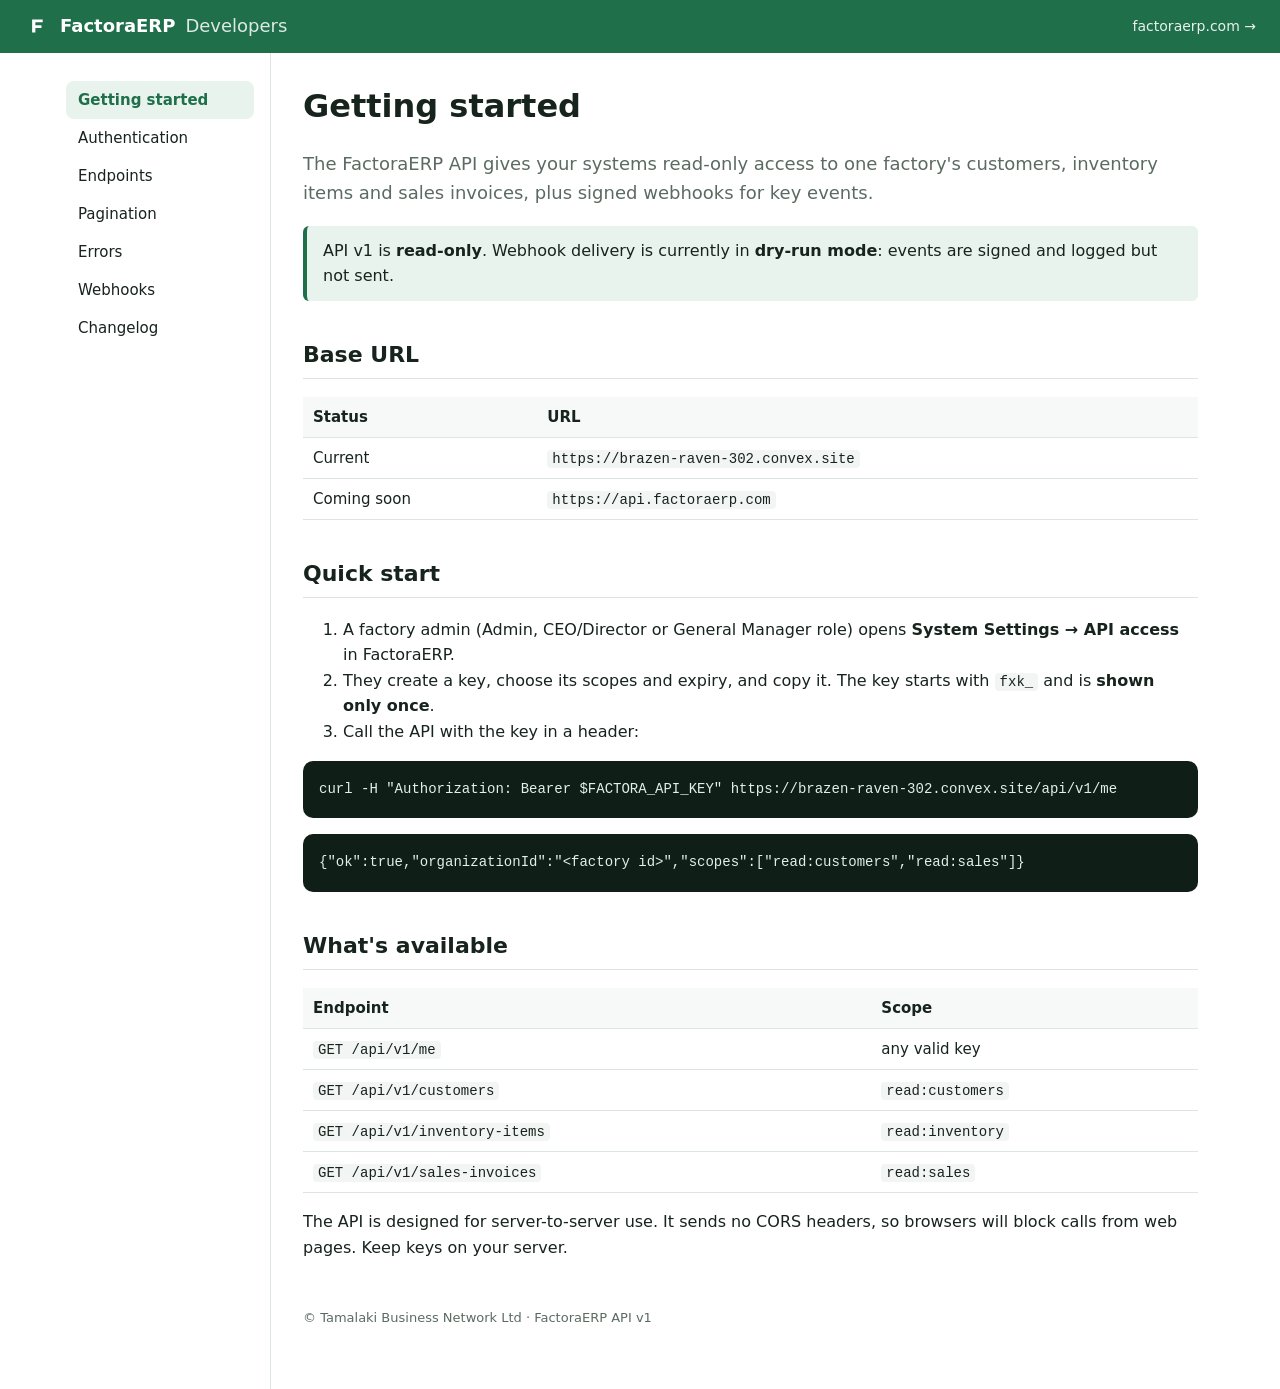
<file: index.html>
<!doctype html><html lang="en"><head><meta charset="utf-8"><meta name="viewport" content="width=device-width,initial-scale=1">
<title>Getting started · FactoraERP Developers</title><meta name="description" content="FactoraERP public API and webhooks documentation.">
<link rel="stylesheet" href="assets/style.css"><link rel="icon" href="assets/favicon.svg"></head><body>
<header class="top"><a class="brand" href="index.html"><img src="assets/favicon.svg" alt="" width="26" height="26"> FactoraERP <span>Developers</span></a><a class="ext" href="https://factoraerp.com">factoraerp.com →</a></header>
<div class="wrap"><nav class="side"><a href="index.html" class="active">Getting started</a><a href="authentication.html">Authentication</a><a href="endpoints.html">Endpoints</a><a href="pagination.html">Pagination</a><a href="errors.html">Errors</a><a href="webhooks.html">Webhooks</a><a href="changelog.html">Changelog</a></nav><main><h1>Getting started</h1>
<p class="lead">The FactoraERP API gives your systems read-only access to one factory's customers, inventory items and sales invoices, plus signed webhooks for key events.</p>
<div class="note">API v1 is <b>read-only</b>. Webhook delivery is currently in <b>dry-run mode</b>: events are signed and logged but not sent.</div>
<h2>Base URL</h2>
<table><tr><th>Status</th><th>URL</th></tr><tr><td>Current</td><td><code>https://brazen-raven-302.convex.site</code></td></tr><tr><td>Coming soon</td><td><code>https://api.factoraerp.com</code></td></tr></table>
<h2>Quick start</h2>
<ol><li>A factory admin (Admin, CEO/Director or General Manager role) opens <b>System Settings → API access</b> in FactoraERP.</li>
<li>They create a key, choose its scopes and expiry, and copy it. The key starts with <code>fxk_</code> and is <b>shown only once</b>.</li>
<li>Call the API with the key in a header:</li></ol>
<pre><code class="sh">curl -H &quot;Authorization: Bearer $FACTORA_API_KEY&quot; https://brazen-raven-302.convex.site/api/v1/me</code></pre>
<pre><code class="json">{&quot;ok&quot;:true,&quot;organizationId&quot;:&quot;&lt;factory id&gt;&quot;,&quot;scopes&quot;:[&quot;read:customers&quot;,&quot;read:sales&quot;]}</code></pre>
<h2>What's available</h2>
<table><tr><th>Endpoint</th><th>Scope</th></tr>
<tr><td><code>GET /api/v1/me</code></td><td>any valid key</td></tr>
<tr><td><code>GET /api/v1/customers</code></td><td><code>read:customers</code></td></tr>
<tr><td><code>GET /api/v1/inventory-items</code></td><td><code>read:inventory</code></td></tr>
<tr><td><code>GET /api/v1/sales-invoices</code></td><td><code>read:sales</code></td></tr></table>
<p>The API is designed for server-to-server use. It sends no CORS headers, so browsers will block calls from web pages. Keep keys on your server.</p>
<footer>© Tamalaki Business Network Ltd · FactoraERP API v1</footer></main></div></body></html>
</file>
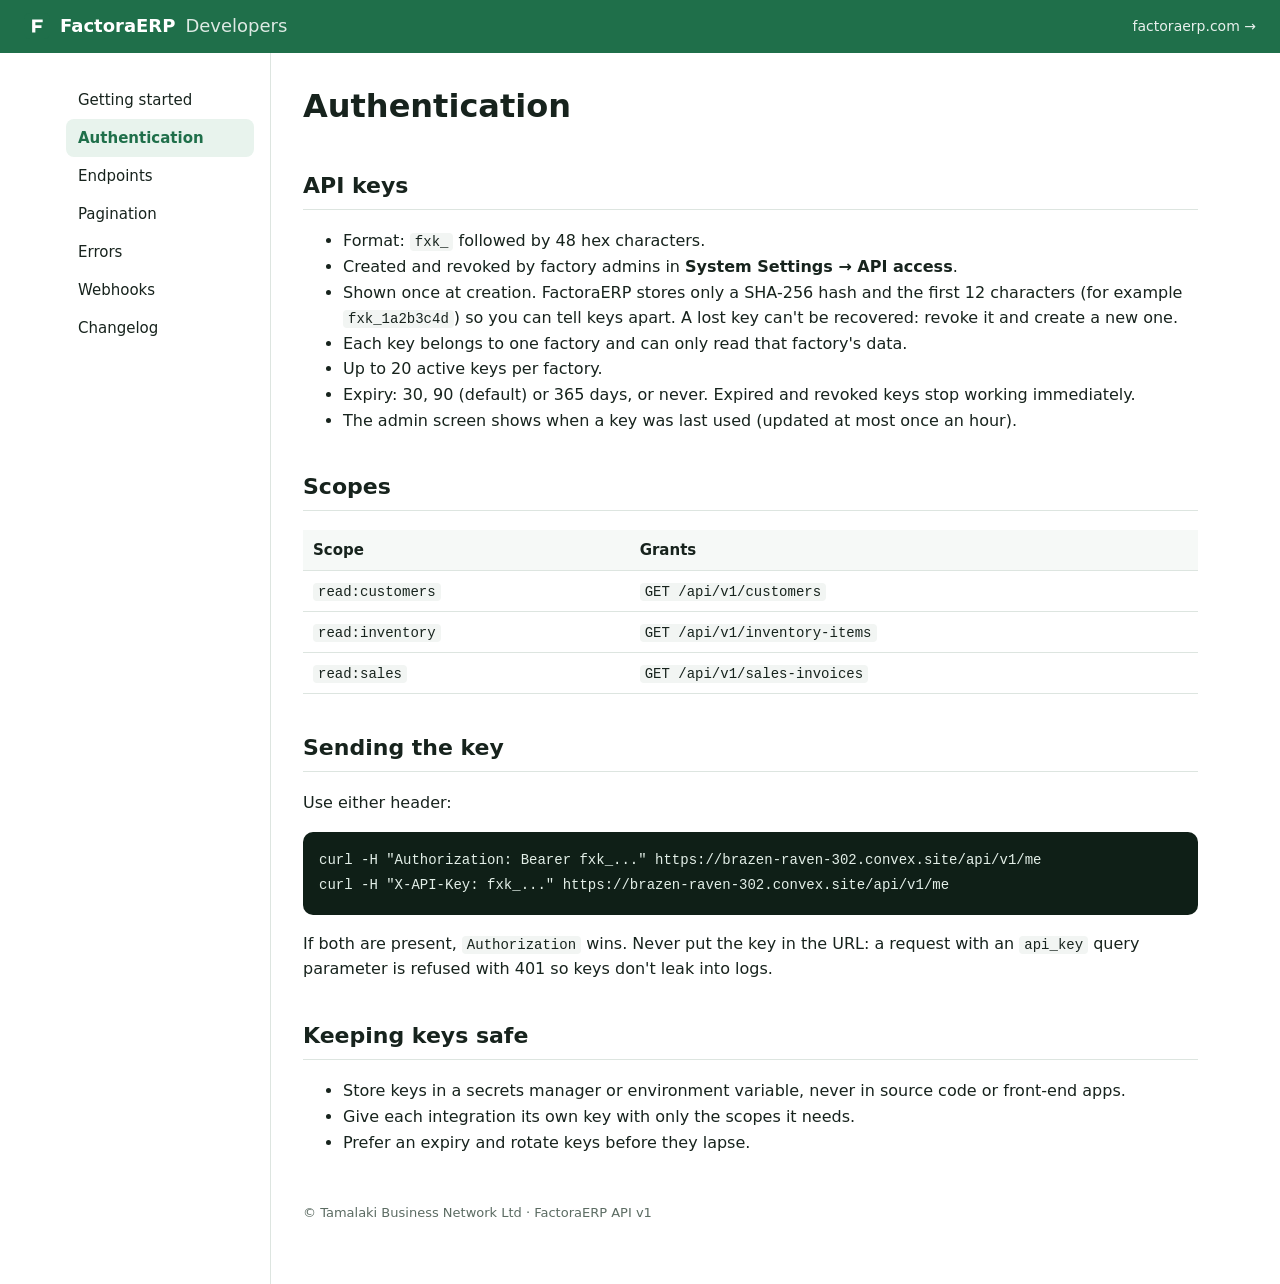
<file: authentication.html>
<!doctype html><html lang="en"><head><meta charset="utf-8"><meta name="viewport" content="width=device-width,initial-scale=1">
<title>Authentication · FactoraERP Developers</title><meta name="description" content="FactoraERP public API and webhooks documentation.">
<link rel="stylesheet" href="assets/style.css"><link rel="icon" href="assets/favicon.svg"></head><body>
<header class="top"><a class="brand" href="index.html"><img src="assets/favicon.svg" alt="" width="26" height="26"> FactoraERP <span>Developers</span></a><a class="ext" href="https://factoraerp.com">factoraerp.com →</a></header>
<div class="wrap"><nav class="side"><a href="index.html">Getting started</a><a href="authentication.html" class="active">Authentication</a><a href="endpoints.html">Endpoints</a><a href="pagination.html">Pagination</a><a href="errors.html">Errors</a><a href="webhooks.html">Webhooks</a><a href="changelog.html">Changelog</a></nav><main><h1>Authentication</h1>
<h2>API keys</h2>
<ul><li>Format: <code>fxk_</code> followed by 48 hex characters.</li>
<li>Created and revoked by factory admins in <b>System Settings → API access</b>.</li>
<li>Shown once at creation. FactoraERP stores only a SHA-256 hash and the first 12 characters (for example <code>fxk_1a2b3c4d</code>) so you can tell keys apart. A lost key can't be recovered: revoke it and create a new one.</li>
<li>Each key belongs to one factory and can only read that factory's data.</li>
<li>Up to 20 active keys per factory.</li>
<li>Expiry: 30, 90 (default) or 365 days, or never. Expired and revoked keys stop working immediately.</li>
<li>The admin screen shows when a key was last used (updated at most once an hour).</li></ul>
<h2>Scopes</h2>
<table><tr><th>Scope</th><th>Grants</th></tr><tr><td><code>read:customers</code></td><td><code>GET /api/v1/customers</code></td></tr><tr><td><code>read:inventory</code></td><td><code>GET /api/v1/inventory-items</code></td></tr><tr><td><code>read:sales</code></td><td><code>GET /api/v1/sales-invoices</code></td></tr></table>
<h2>Sending the key</h2>
<p>Use either header:</p>
<pre><code class="sh">curl -H &quot;Authorization: Bearer fxk_...&quot; https://brazen-raven-302.convex.site/api/v1/me
curl -H &quot;X-API-Key: fxk_...&quot; https://brazen-raven-302.convex.site/api/v1/me</code></pre>
<p>If both are present, <code>Authorization</code> wins. Never put the key in the URL: a request with an <code>api_key</code> query parameter is refused with 401 so keys don't leak into logs.</p>
<h2>Keeping keys safe</h2>
<ul><li>Store keys in a secrets manager or environment variable, never in source code or front-end apps.</li><li>Give each integration its own key with only the scopes it needs.</li><li>Prefer an expiry and rotate keys before they lapse.</li></ul>
<footer>© Tamalaki Business Network Ltd · FactoraERP API v1</footer></main></div></body></html>
</file>
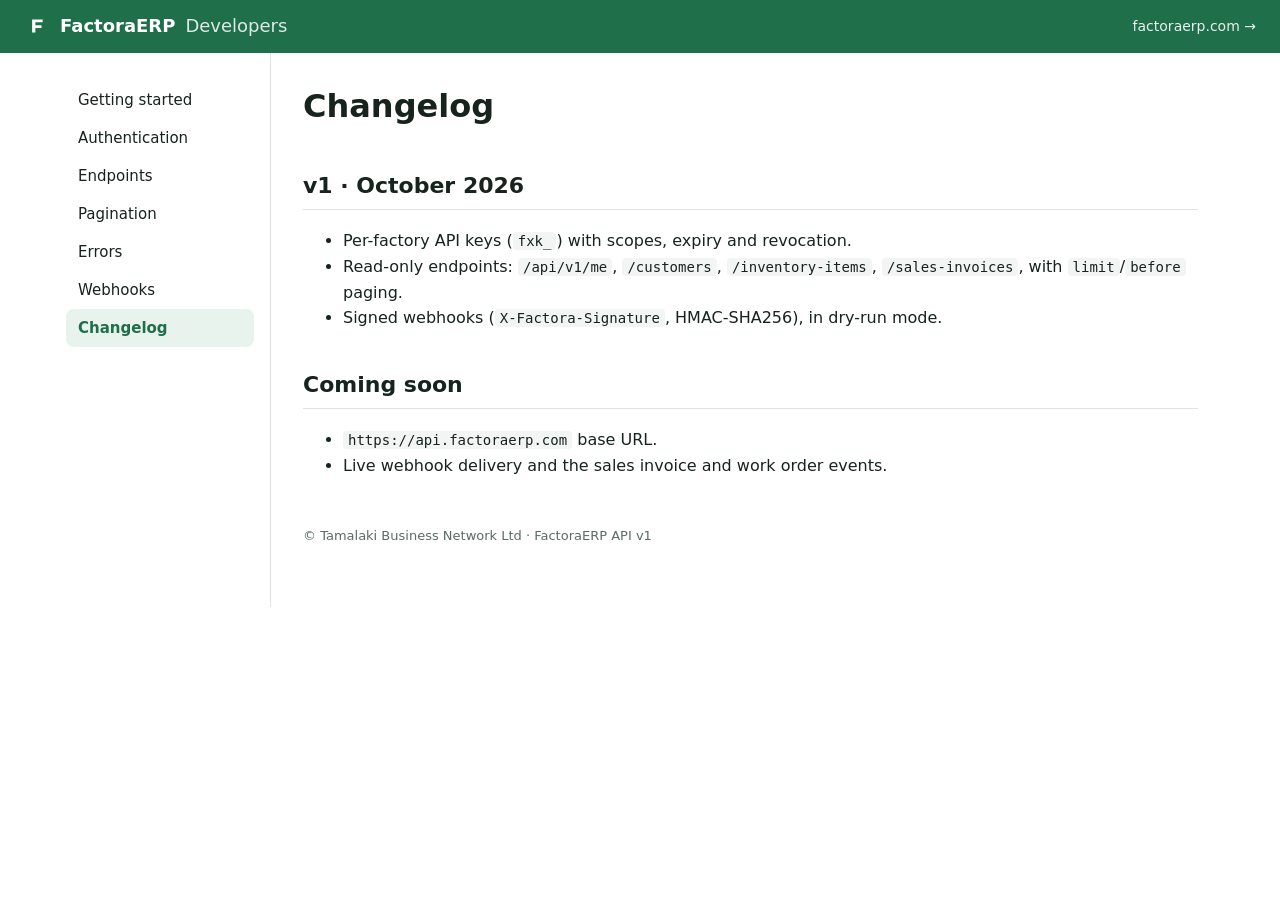
<file: changelog.html>
<!doctype html><html lang="en"><head><meta charset="utf-8"><meta name="viewport" content="width=device-width,initial-scale=1">
<title>Changelog · FactoraERP Developers</title><meta name="description" content="FactoraERP public API and webhooks documentation.">
<link rel="stylesheet" href="assets/style.css"><link rel="icon" href="assets/favicon.svg"></head><body>
<header class="top"><a class="brand" href="index.html"><img src="assets/favicon.svg" alt="" width="26" height="26"> FactoraERP <span>Developers</span></a><a class="ext" href="https://factoraerp.com">factoraerp.com →</a></header>
<div class="wrap"><nav class="side"><a href="index.html">Getting started</a><a href="authentication.html">Authentication</a><a href="endpoints.html">Endpoints</a><a href="pagination.html">Pagination</a><a href="errors.html">Errors</a><a href="webhooks.html">Webhooks</a><a href="changelog.html" class="active">Changelog</a></nav><main><h1>Changelog</h1>
<h2>v1 · October 2026</h2>
<ul><li>Per-factory API keys (<code>fxk_</code>) with scopes, expiry and revocation.</li>
<li>Read-only endpoints: <code>/api/v1/me</code>, <code>/customers</code>, <code>/inventory-items</code>, <code>/sales-invoices</code>, with <code>limit</code>/<code>before</code> paging.</li>
<li>Signed webhooks (<code>X-Factora-Signature</code>, HMAC-SHA256), in dry-run mode.</li></ul>
<h2>Coming soon</h2><ul><li><code>https://api.factoraerp.com</code> base URL.</li><li>Live webhook delivery and the sales invoice and work order events.</li></ul>
<footer>© Tamalaki Business Network Ltd · FactoraERP API v1</footer></main></div></body></html>
</file>
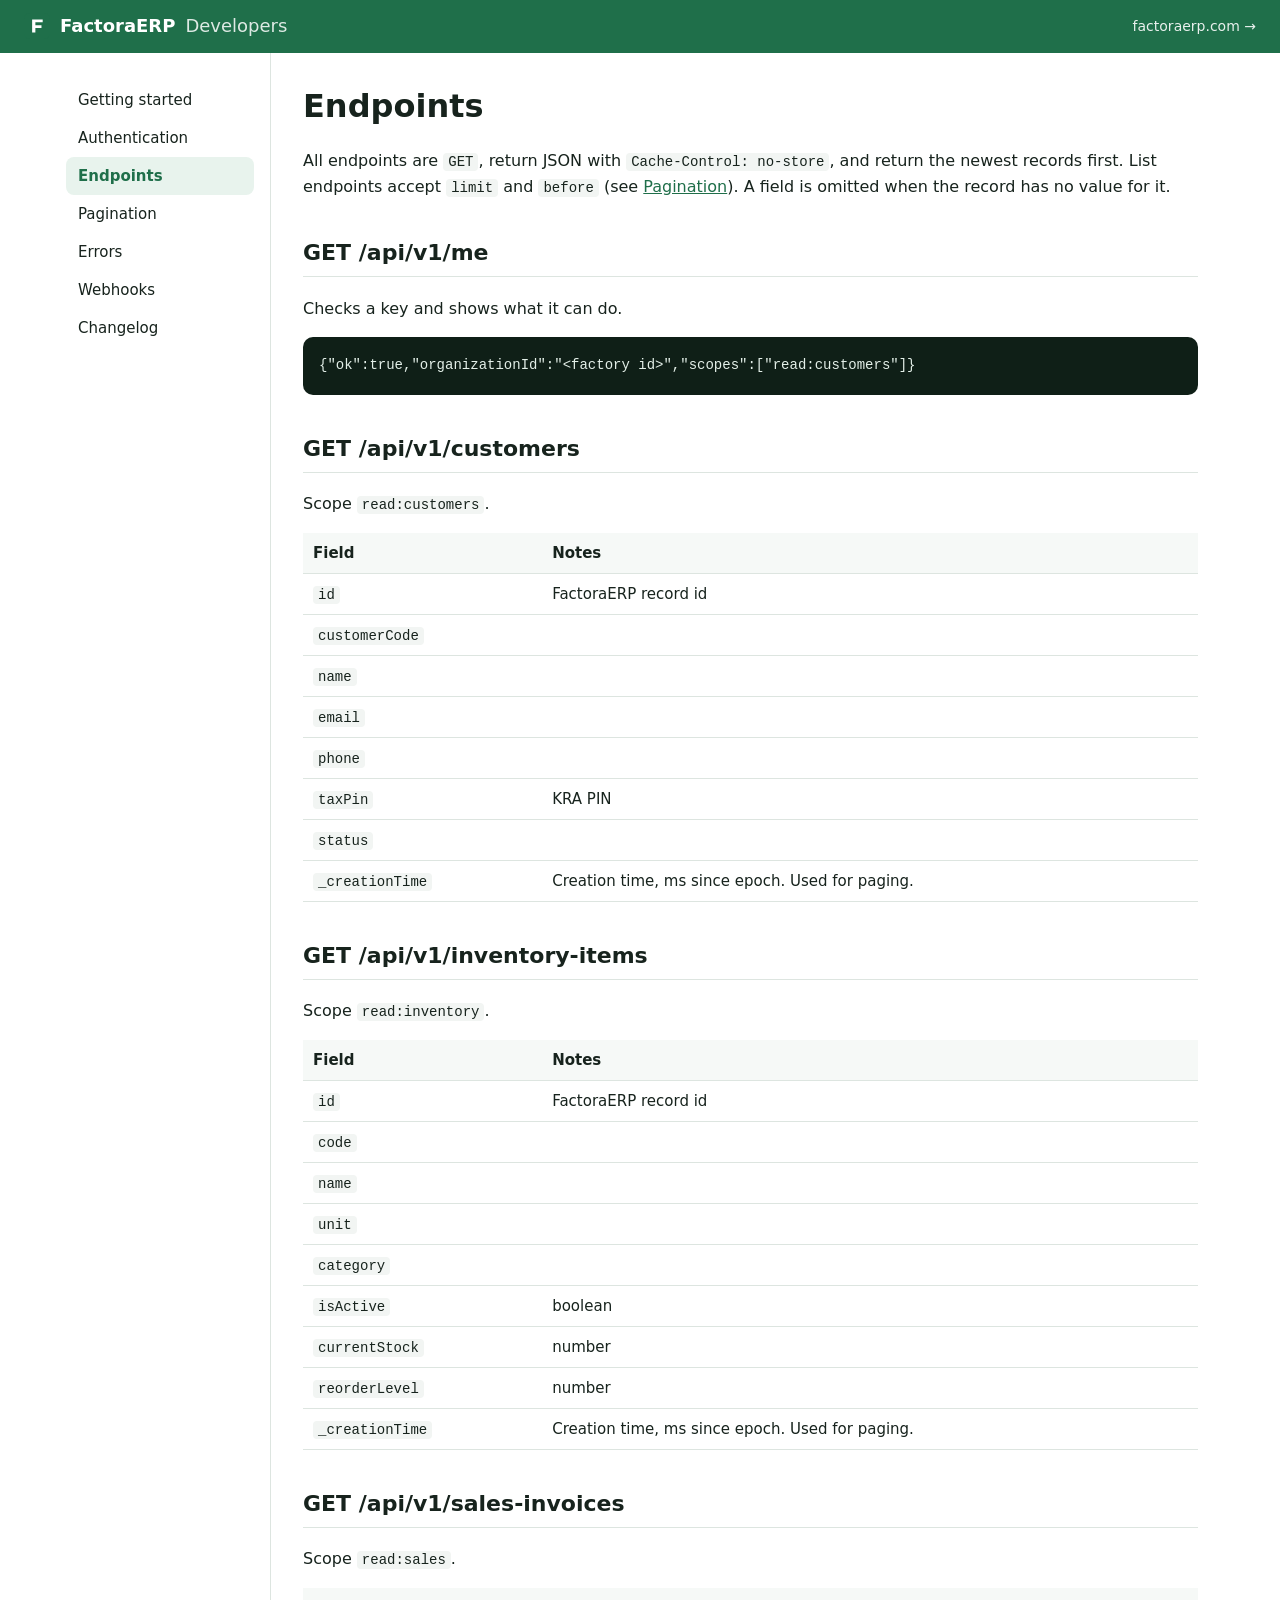
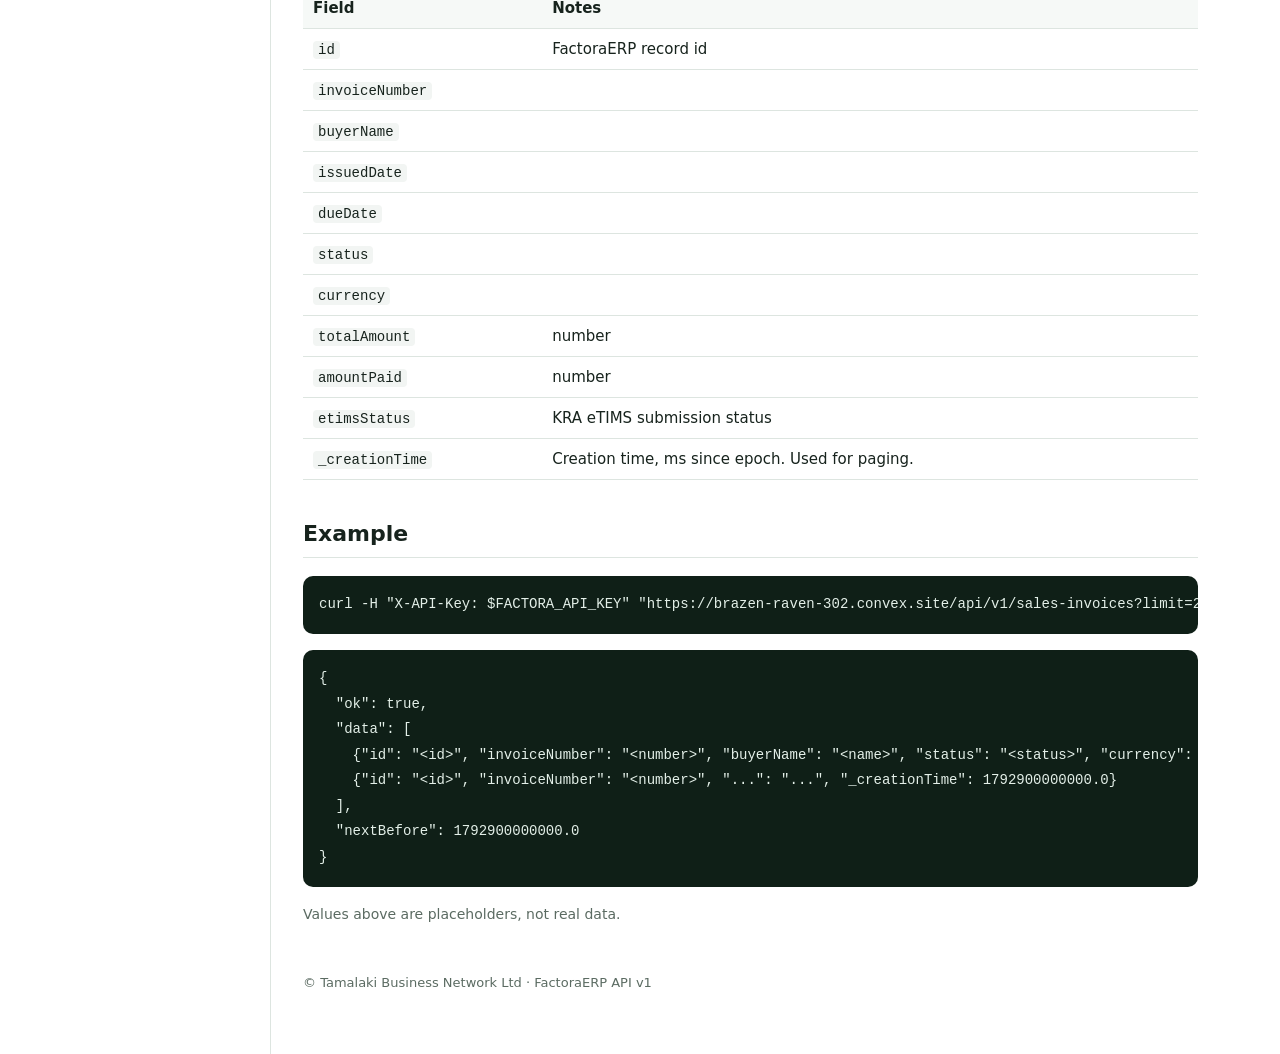
<file: endpoints.html>
<!doctype html><html lang="en"><head><meta charset="utf-8"><meta name="viewport" content="width=device-width,initial-scale=1">
<title>Endpoints · FactoraERP Developers</title><meta name="description" content="FactoraERP public API and webhooks documentation.">
<link rel="stylesheet" href="assets/style.css"><link rel="icon" href="assets/favicon.svg"></head><body>
<header class="top"><a class="brand" href="index.html"><img src="assets/favicon.svg" alt="" width="26" height="26"> FactoraERP <span>Developers</span></a><a class="ext" href="https://factoraerp.com">factoraerp.com →</a></header>
<div class="wrap"><nav class="side"><a href="index.html">Getting started</a><a href="authentication.html">Authentication</a><a href="endpoints.html" class="active">Endpoints</a><a href="pagination.html">Pagination</a><a href="errors.html">Errors</a><a href="webhooks.html">Webhooks</a><a href="changelog.html">Changelog</a></nav><main><h1>Endpoints</h1>
<p>All endpoints are <code>GET</code>, return JSON with <code>Cache-Control: no-store</code>, and return the newest records first. List endpoints accept <code>limit</code> and <code>before</code> (see <a href="pagination.html">Pagination</a>). A field is omitted when the record has no value for it.</p>
<h2 id="me">GET /api/v1/me</h2><p>Checks a key and shows what it can do.</p>
<pre><code class="json">{&quot;ok&quot;:true,&quot;organizationId&quot;:&quot;&lt;factory id&gt;&quot;,&quot;scopes&quot;:[&quot;read:customers&quot;]}</code></pre>
<h2 id="customers">GET /api/v1/customers</h2><p>Scope <code>read:customers</code>.</p>
<table><tr><th>Field</th><th>Notes</th></tr><tr><td><code>id</code></td><td>FactoraERP record id</td></tr><tr><td><code>customerCode</code></td><td></td></tr><tr><td><code>name</code></td><td></td></tr><tr><td><code>email</code></td><td></td></tr><tr><td><code>phone</code></td><td></td></tr><tr><td><code>taxPin</code></td><td>KRA PIN</td></tr><tr><td><code>status</code></td><td></td></tr><tr><td><code>_creationTime</code></td><td>Creation time, ms since epoch. Used for paging.</td></tr></table>
<h2 id="inventory">GET /api/v1/inventory-items</h2><p>Scope <code>read:inventory</code>.</p>
<table><tr><th>Field</th><th>Notes</th></tr><tr><td><code>id</code></td><td>FactoraERP record id</td></tr><tr><td><code>code</code></td><td></td></tr><tr><td><code>name</code></td><td></td></tr><tr><td><code>unit</code></td><td></td></tr><tr><td><code>category</code></td><td></td></tr><tr><td><code>isActive</code></td><td>boolean</td></tr><tr><td><code>currentStock</code></td><td>number</td></tr><tr><td><code>reorderLevel</code></td><td>number</td></tr><tr><td><code>_creationTime</code></td><td>Creation time, ms since epoch. Used for paging.</td></tr></table>
<h2 id="sales">GET /api/v1/sales-invoices</h2><p>Scope <code>read:sales</code>.</p>
<table><tr><th>Field</th><th>Notes</th></tr><tr><td><code>id</code></td><td>FactoraERP record id</td></tr><tr><td><code>invoiceNumber</code></td><td></td></tr><tr><td><code>buyerName</code></td><td></td></tr><tr><td><code>issuedDate</code></td><td></td></tr><tr><td><code>dueDate</code></td><td></td></tr><tr><td><code>status</code></td><td></td></tr><tr><td><code>currency</code></td><td></td></tr><tr><td><code>totalAmount</code></td><td>number</td></tr><tr><td><code>amountPaid</code></td><td>number</td></tr><tr><td><code>etimsStatus</code></td><td>KRA eTIMS submission status</td></tr><tr><td><code>_creationTime</code></td><td>Creation time, ms since epoch. Used for paging.</td></tr></table>
<h2>Example</h2>
<pre><code class="sh">curl -H &quot;X-API-Key: $FACTORA_API_KEY&quot; &quot;https://brazen-raven-302.convex.site/api/v1/sales-invoices?limit=2&quot;</code></pre>
<pre><code class="json">{
  &quot;ok&quot;: true,
  &quot;data&quot;: [
    {&quot;id&quot;: &quot;&lt;id&gt;&quot;, &quot;invoiceNumber&quot;: &quot;&lt;number&gt;&quot;, &quot;buyerName&quot;: &quot;&lt;name&gt;&quot;, &quot;status&quot;: &quot;&lt;status&gt;&quot;, &quot;currency&quot;: &quot;KES&quot;, &quot;totalAmount&quot;: 0, &quot;amountPaid&quot;: 0, &quot;_creationTime&quot;: 1793000000000.0},
    {&quot;id&quot;: &quot;&lt;id&gt;&quot;, &quot;invoiceNumber&quot;: &quot;&lt;number&gt;&quot;, &quot;...&quot;: &quot;...&quot;, &quot;_creationTime&quot;: 1792900000000.0}
  ],
  &quot;nextBefore&quot;: 1792900000000.0
}</code></pre>
<p class="muted">Values above are placeholders, not real data.</p>
<footer>© Tamalaki Business Network Ltd · FactoraERP API v1</footer></main></div></body></html>
</file>
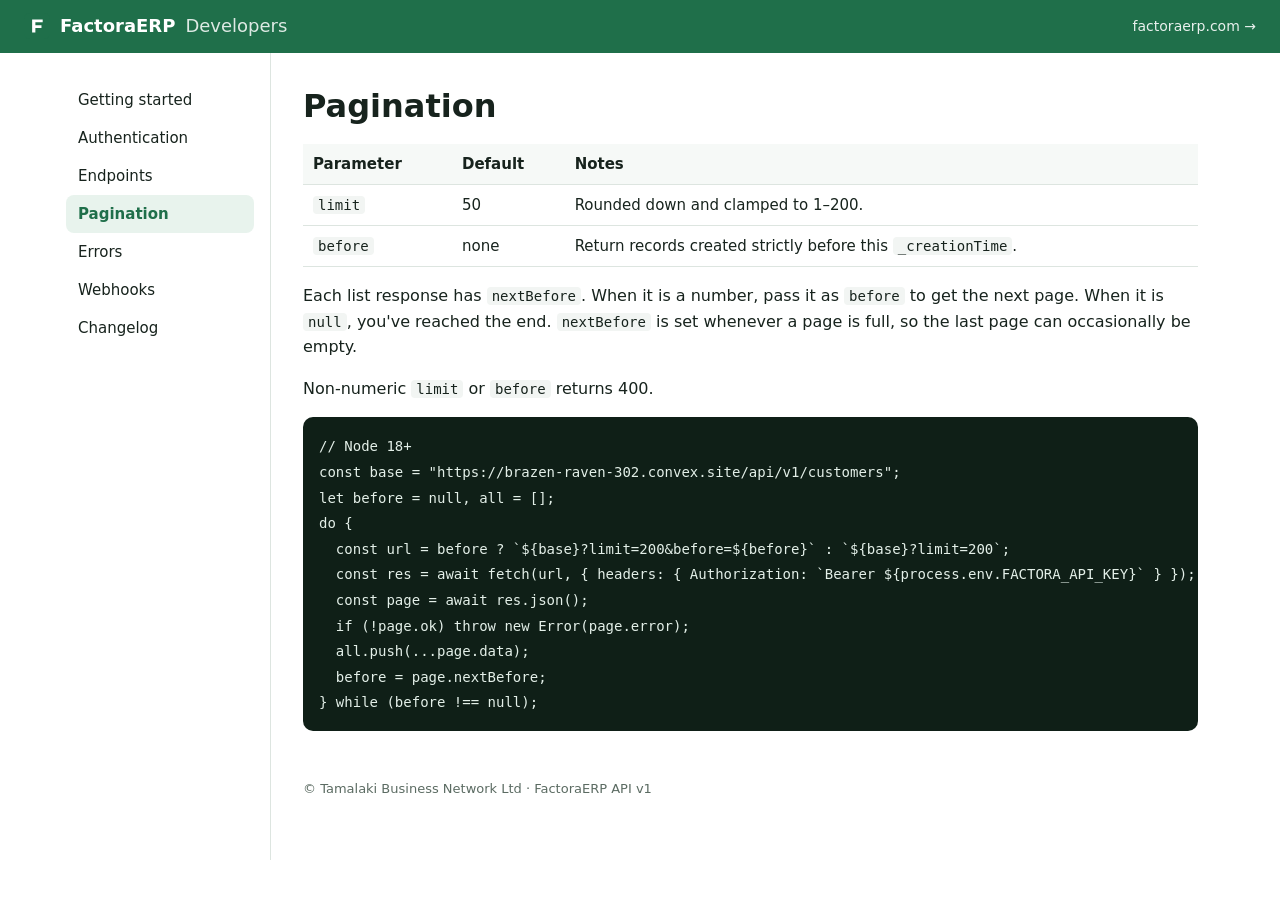
<file: pagination.html>
<!doctype html><html lang="en"><head><meta charset="utf-8"><meta name="viewport" content="width=device-width,initial-scale=1">
<title>Pagination · FactoraERP Developers</title><meta name="description" content="FactoraERP public API and webhooks documentation.">
<link rel="stylesheet" href="assets/style.css"><link rel="icon" href="assets/favicon.svg"></head><body>
<header class="top"><a class="brand" href="index.html"><img src="assets/favicon.svg" alt="" width="26" height="26"> FactoraERP <span>Developers</span></a><a class="ext" href="https://factoraerp.com">factoraerp.com →</a></header>
<div class="wrap"><nav class="side"><a href="index.html">Getting started</a><a href="authentication.html">Authentication</a><a href="endpoints.html">Endpoints</a><a href="pagination.html" class="active">Pagination</a><a href="errors.html">Errors</a><a href="webhooks.html">Webhooks</a><a href="changelog.html">Changelog</a></nav><main><h1>Pagination</h1>
<table><tr><th>Parameter</th><th>Default</th><th>Notes</th></tr>
<tr><td><code>limit</code></td><td>50</td><td>Rounded down and clamped to 1–200.</td></tr>
<tr><td><code>before</code></td><td>none</td><td>Return records created strictly before this <code>_creationTime</code>.</td></tr></table>
<p>Each list response has <code>nextBefore</code>. When it is a number, pass it as <code>before</code> to get the next page. When it is <code>null</code>, you've reached the end. <code>nextBefore</code> is set whenever a page is full, so the last page can occasionally be empty.</p>
<p>Non-numeric <code>limit</code> or <code>before</code> returns 400.</p>
<pre><code class="js">// Node 18+
const base = &quot;https://brazen-raven-302.convex.site/api/v1/customers&quot;;
let before = null, all = [];
do {
  const url = before ? `${base}?limit=200&amp;before=${before}` : `${base}?limit=200`;
  const res = await fetch(url, { headers: { Authorization: `Bearer ${process.env.FACTORA_API_KEY}` } });
  const page = await res.json();
  if (!page.ok) throw new Error(page.error);
  all.push(...page.data);
  before = page.nextBefore;
} while (before !== null);</code></pre>
<footer>© Tamalaki Business Network Ltd · FactoraERP API v1</footer></main></div></body></html>
</file>
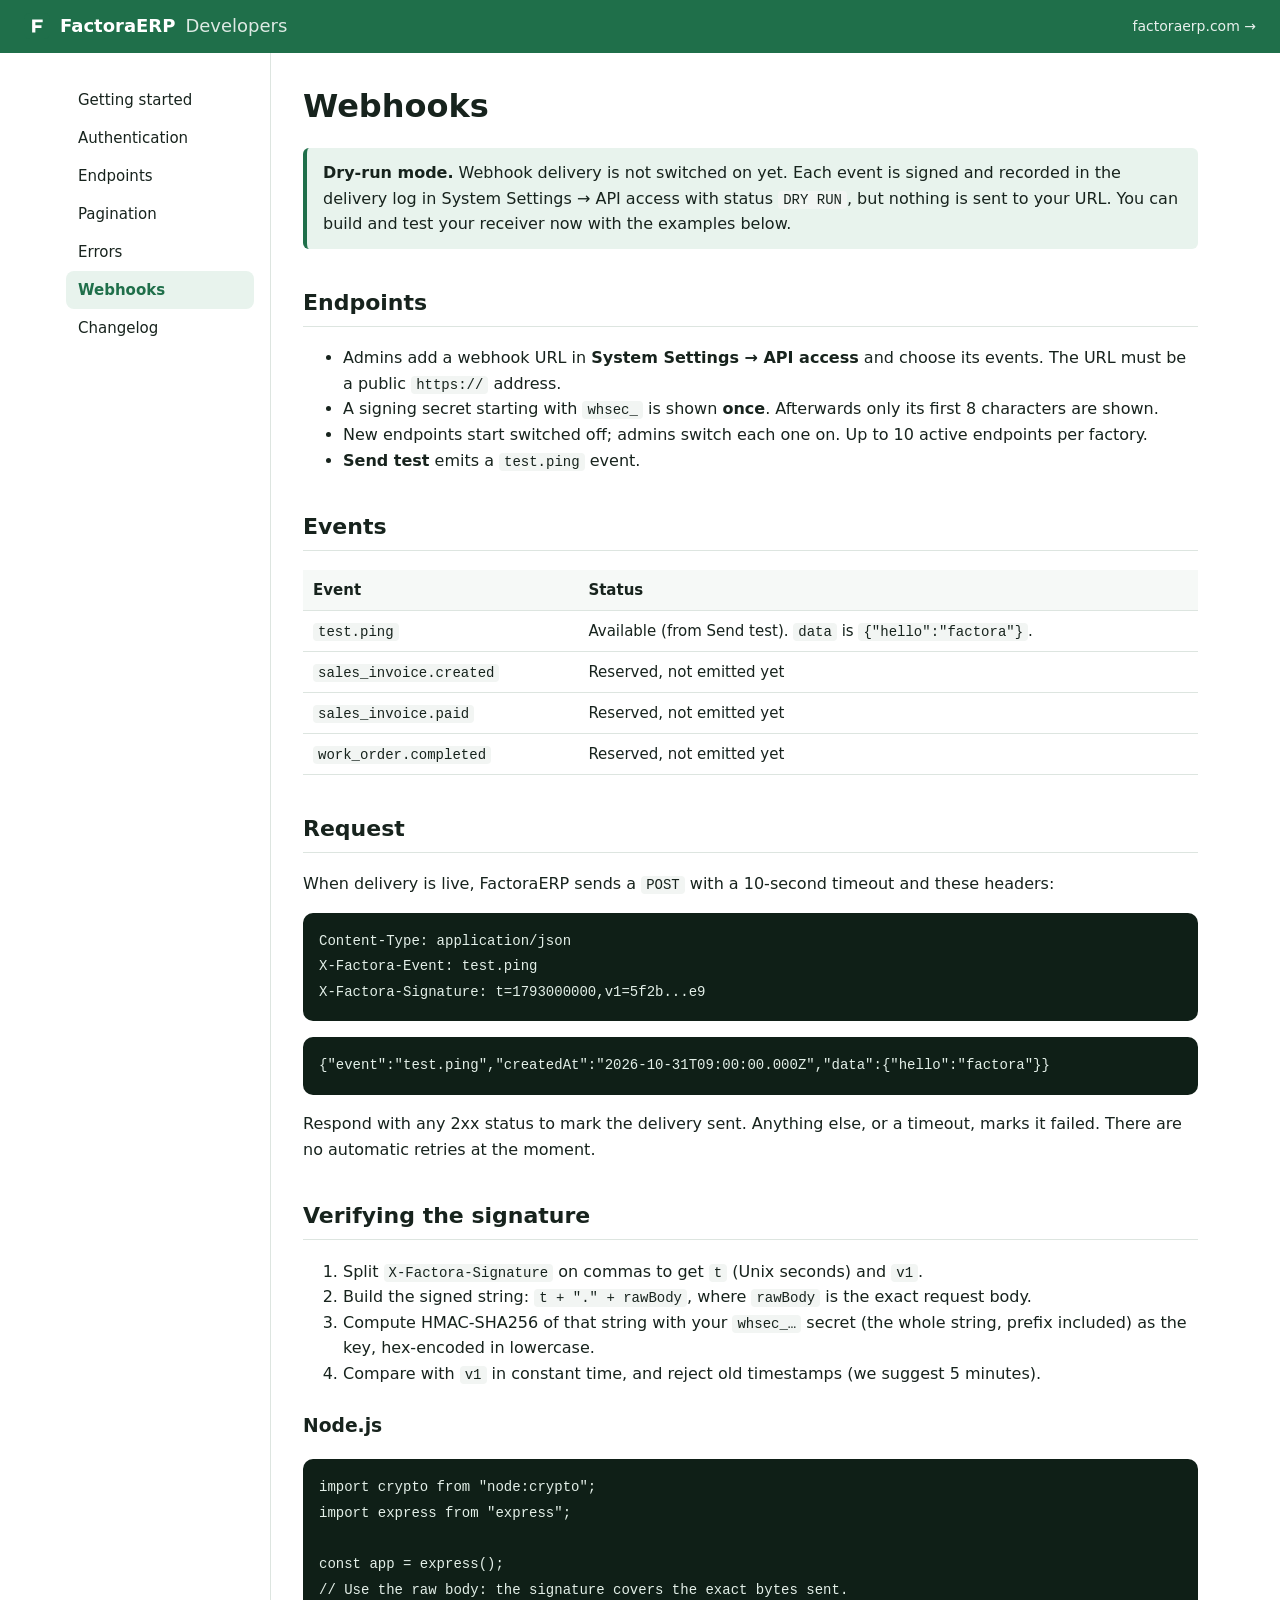
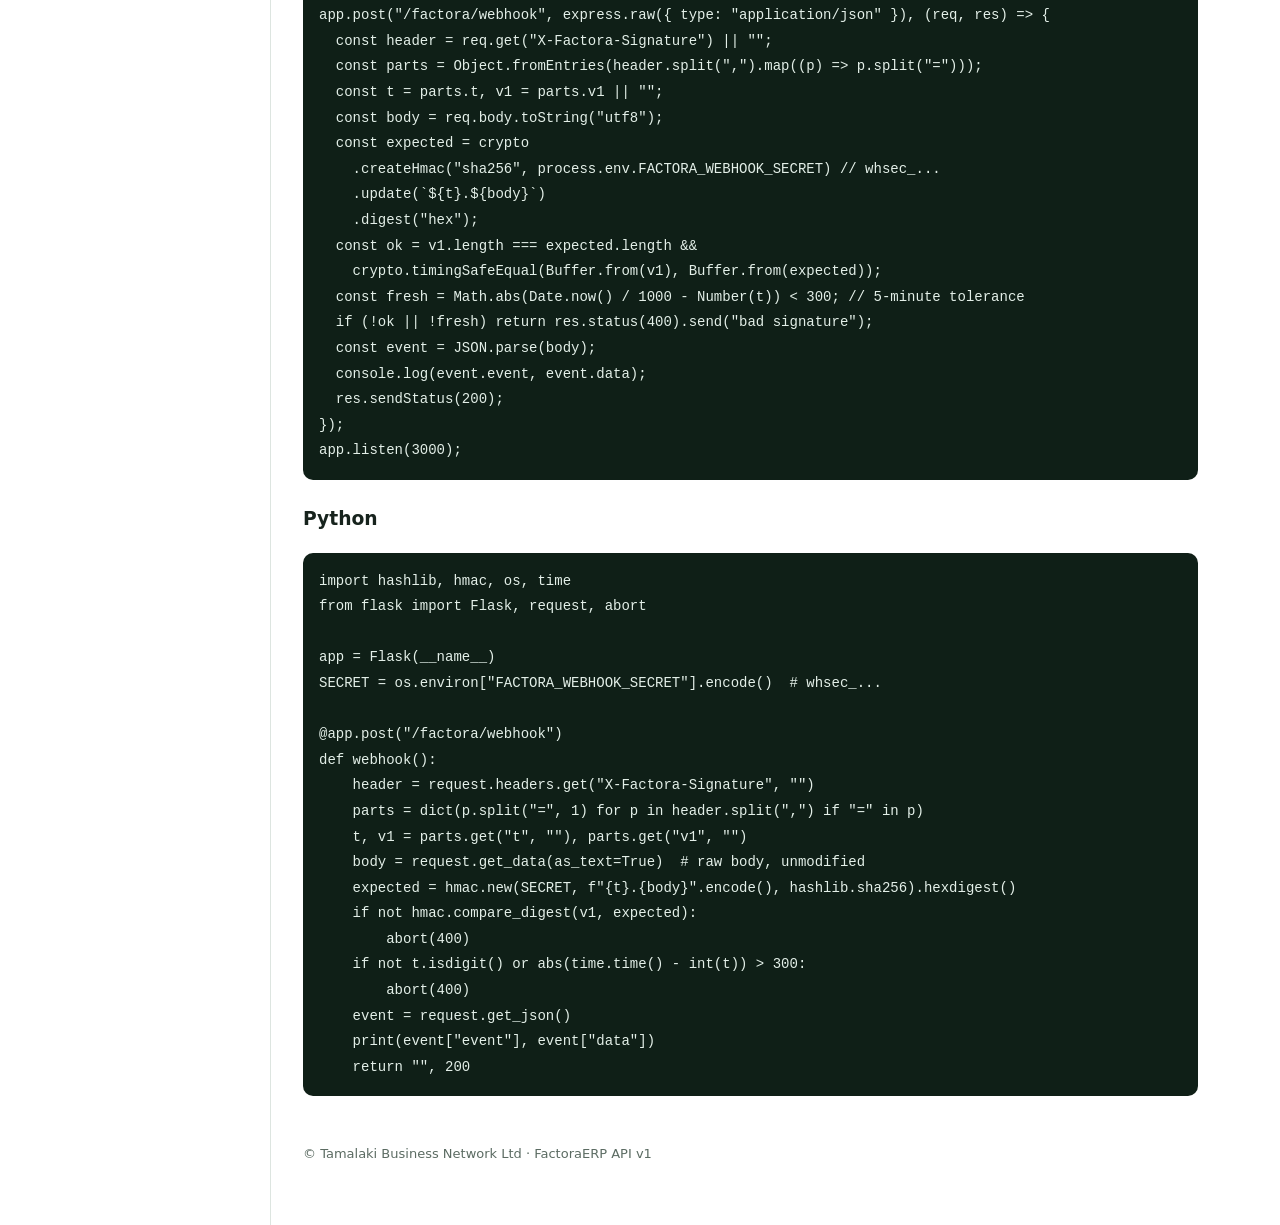
<file: webhooks.html>
<!doctype html><html lang="en"><head><meta charset="utf-8"><meta name="viewport" content="width=device-width,initial-scale=1">
<title>Webhooks · FactoraERP Developers</title><meta name="description" content="FactoraERP public API and webhooks documentation.">
<link rel="stylesheet" href="assets/style.css"><link rel="icon" href="assets/favicon.svg"></head><body>
<header class="top"><a class="brand" href="index.html"><img src="assets/favicon.svg" alt="" width="26" height="26"> FactoraERP <span>Developers</span></a><a class="ext" href="https://factoraerp.com">factoraerp.com →</a></header>
<div class="wrap"><nav class="side"><a href="index.html">Getting started</a><a href="authentication.html">Authentication</a><a href="endpoints.html">Endpoints</a><a href="pagination.html">Pagination</a><a href="errors.html">Errors</a><a href="webhooks.html" class="active">Webhooks</a><a href="changelog.html">Changelog</a></nav><main><h1>Webhooks</h1>
<div class="note"><b>Dry-run mode.</b> Webhook delivery is not switched on yet. Each event is signed and recorded in the delivery log in System Settings → API access with status <code>DRY RUN</code>, but nothing is sent to your URL. You can build and test your receiver now with the examples below.</div>
<h2>Endpoints</h2>
<ul><li>Admins add a webhook URL in <b>System Settings → API access</b> and choose its events. The URL must be a public <code>https://</code> address.</li>
<li>A signing secret starting with <code>whsec_</code> is shown <b>once</b>. Afterwards only its first 8 characters are shown.</li>
<li>New endpoints start switched off; admins switch each one on. Up to 10 active endpoints per factory.</li>
<li><b>Send test</b> emits a <code>test.ping</code> event.</li></ul>
<h2>Events</h2>
<table><tr><th>Event</th><th>Status</th></tr>
<tr><td><code>test.ping</code></td><td>Available (from Send test). <code>data</code> is <code>{"hello":"factora"}</code>.</td></tr>
<tr><td><code>sales_invoice.created</code></td><td>Reserved, not emitted yet</td></tr>
<tr><td><code>sales_invoice.paid</code></td><td>Reserved, not emitted yet</td></tr>
<tr><td><code>work_order.completed</code></td><td>Reserved, not emitted yet</td></tr></table>
<h2>Request</h2>
<p>When delivery is live, FactoraERP sends a <code>POST</code> with a 10-second timeout and these headers:</p>
<pre><code class="">Content-Type: application/json
X-Factora-Event: test.ping
X-Factora-Signature: t=1793000000,v1=5f2b...e9</code></pre>
<pre><code class="json">{&quot;event&quot;:&quot;test.ping&quot;,&quot;createdAt&quot;:&quot;2026-10-31T09:00:00.000Z&quot;,&quot;data&quot;:{&quot;hello&quot;:&quot;factora&quot;}}</code></pre>
<p>Respond with any 2xx status to mark the delivery sent. Anything else, or a timeout, marks it failed. There are no automatic retries at the moment.</p>
<h2>Verifying the signature</h2>
<ol><li>Split <code>X-Factora-Signature</code> on commas to get <code>t</code> (Unix seconds) and <code>v1</code>.</li>
<li>Build the signed string: <code>t + "." + rawBody</code>, where <code>rawBody</code> is the exact request body.</li>
<li>Compute HMAC-SHA256 of that string with your <code>whsec_…</code> secret (the whole string, prefix included) as the key, hex-encoded in lowercase.</li>
<li>Compare with <code>v1</code> in constant time, and reject old timestamps (we suggest 5 minutes).</li></ol>
<h3>Node.js</h3><pre><code class="js">import crypto from &quot;node:crypto&quot;;
import express from &quot;express&quot;;

const app = express();
// Use the raw body: the signature covers the exact bytes sent.
app.post(&quot;/factora/webhook&quot;, express.raw({ type: &quot;application/json&quot; }), (req, res) =&gt; {
  const header = req.get(&quot;X-Factora-Signature&quot;) || &quot;&quot;;
  const parts = Object.fromEntries(header.split(&quot;,&quot;).map((p) =&gt; p.split(&quot;=&quot;)));
  const t = parts.t, v1 = parts.v1 || &quot;&quot;;
  const body = req.body.toString(&quot;utf8&quot;);
  const expected = crypto
    .createHmac(&quot;sha256&quot;, process.env.FACTORA_WEBHOOK_SECRET) // whsec_...
    .update(`${t}.${body}`)
    .digest(&quot;hex&quot;);
  const ok = v1.length === expected.length &amp;&amp;
    crypto.timingSafeEqual(Buffer.from(v1), Buffer.from(expected));
  const fresh = Math.abs(Date.now() / 1000 - Number(t)) &lt; 300; // 5-minute tolerance
  if (!ok || !fresh) return res.status(400).send(&quot;bad signature&quot;);
  const event = JSON.parse(body);
  console.log(event.event, event.data);
  res.sendStatus(200);
});
app.listen(3000);</code></pre>
<h3>Python</h3><pre><code class="py">import hashlib, hmac, os, time
from flask import Flask, request, abort

app = Flask(__name__)
SECRET = os.environ[&quot;FACTORA_WEBHOOK_SECRET&quot;].encode()  # whsec_...

@app.post(&quot;/factora/webhook&quot;)
def webhook():
    header = request.headers.get(&quot;X-Factora-Signature&quot;, &quot;&quot;)
    parts = dict(p.split(&quot;=&quot;, 1) for p in header.split(&quot;,&quot;) if &quot;=&quot; in p)
    t, v1 = parts.get(&quot;t&quot;, &quot;&quot;), parts.get(&quot;v1&quot;, &quot;&quot;)
    body = request.get_data(as_text=True)  # raw body, unmodified
    expected = hmac.new(SECRET, f&quot;{t}.{body}&quot;.encode(), hashlib.sha256).hexdigest()
    if not hmac.compare_digest(v1, expected):
        abort(400)
    if not t.isdigit() or abs(time.time() - int(t)) &gt; 300:
        abort(400)
    event = request.get_json()
    print(event[&quot;event&quot;], event[&quot;data&quot;])
    return &quot;&quot;, 200</code></pre>
<footer>© Tamalaki Business Network Ltd · FactoraERP API v1</footer></main></div></body></html>
</file>
<file: assets/style.css>
:root{--g:#1f6f4a;--g2:#e8f3ed;--ink:#17231d;--mut:#5b6b62;--line:#dde5e0}
*{box-sizing:border-box}body{margin:0;font:16px/1.6 system-ui,-apple-system,"Segoe UI",Roboto,sans-serif;color:var(--ink);background:#fff}
.top{position:sticky;top:0;z-index:2;display:flex;justify-content:space-between;align-items:center;padding:12px 24px;background:var(--g);color:#fff}
.top a{color:#fff;text-decoration:none}.brand{display:flex;gap:10px;align-items:center;font-weight:700;font-size:18px}.brand span{font-weight:400;opacity:.85}.ext{font-size:14px;opacity:.9}
.wrap{display:flex;max-width:1180px;margin:0 auto}.side{flex:0 0 220px;padding:28px 16px;position:sticky;top:52px;align-self:flex-start}
.side a{display:block;padding:7px 12px;border-radius:8px;color:var(--ink);text-decoration:none;font-size:15px}.side a:hover{background:var(--g2)}.side a.active{background:var(--g2);color:var(--g);font-weight:600}
main{flex:1;min-width:0;padding:28px 32px 60px;border-left:1px solid var(--line)}h1{margin:0 0 12px;font-size:32px}h2{margin-top:36px;border-bottom:1px solid var(--line);padding-bottom:6px;font-size:22px}h3{margin-top:24px}
a{color:var(--g)}.lead{font-size:18px;color:var(--mut)}.muted{color:var(--mut);font-size:14px}
.note{background:var(--g2);border-left:4px solid var(--g);padding:12px 16px;border-radius:6px;margin:16px 0}
code{font:14px ui-monospace,SFMono-Regular,Menlo,Consolas,monospace;background:#f2f5f3;padding:1px 5px;border-radius:4px}
pre{background:#0f1f17;color:#e3efe8;padding:16px;border-radius:10px;overflow:auto}pre code{background:none;color:inherit;padding:0}
table{width:100%;border-collapse:collapse;margin:12px 0;font-size:15px}th,td{text-align:left;padding:8px 10px;border-bottom:1px solid var(--line);vertical-align:top}th{background:#f6f9f7}
footer{margin-top:48px;color:var(--mut);font-size:13px}
@media(max-width:800px){.wrap{display:block}.side{position:static;display:flex;flex-wrap:wrap;gap:4px;padding:12px}main{border:0;padding:16px}}
</file>
